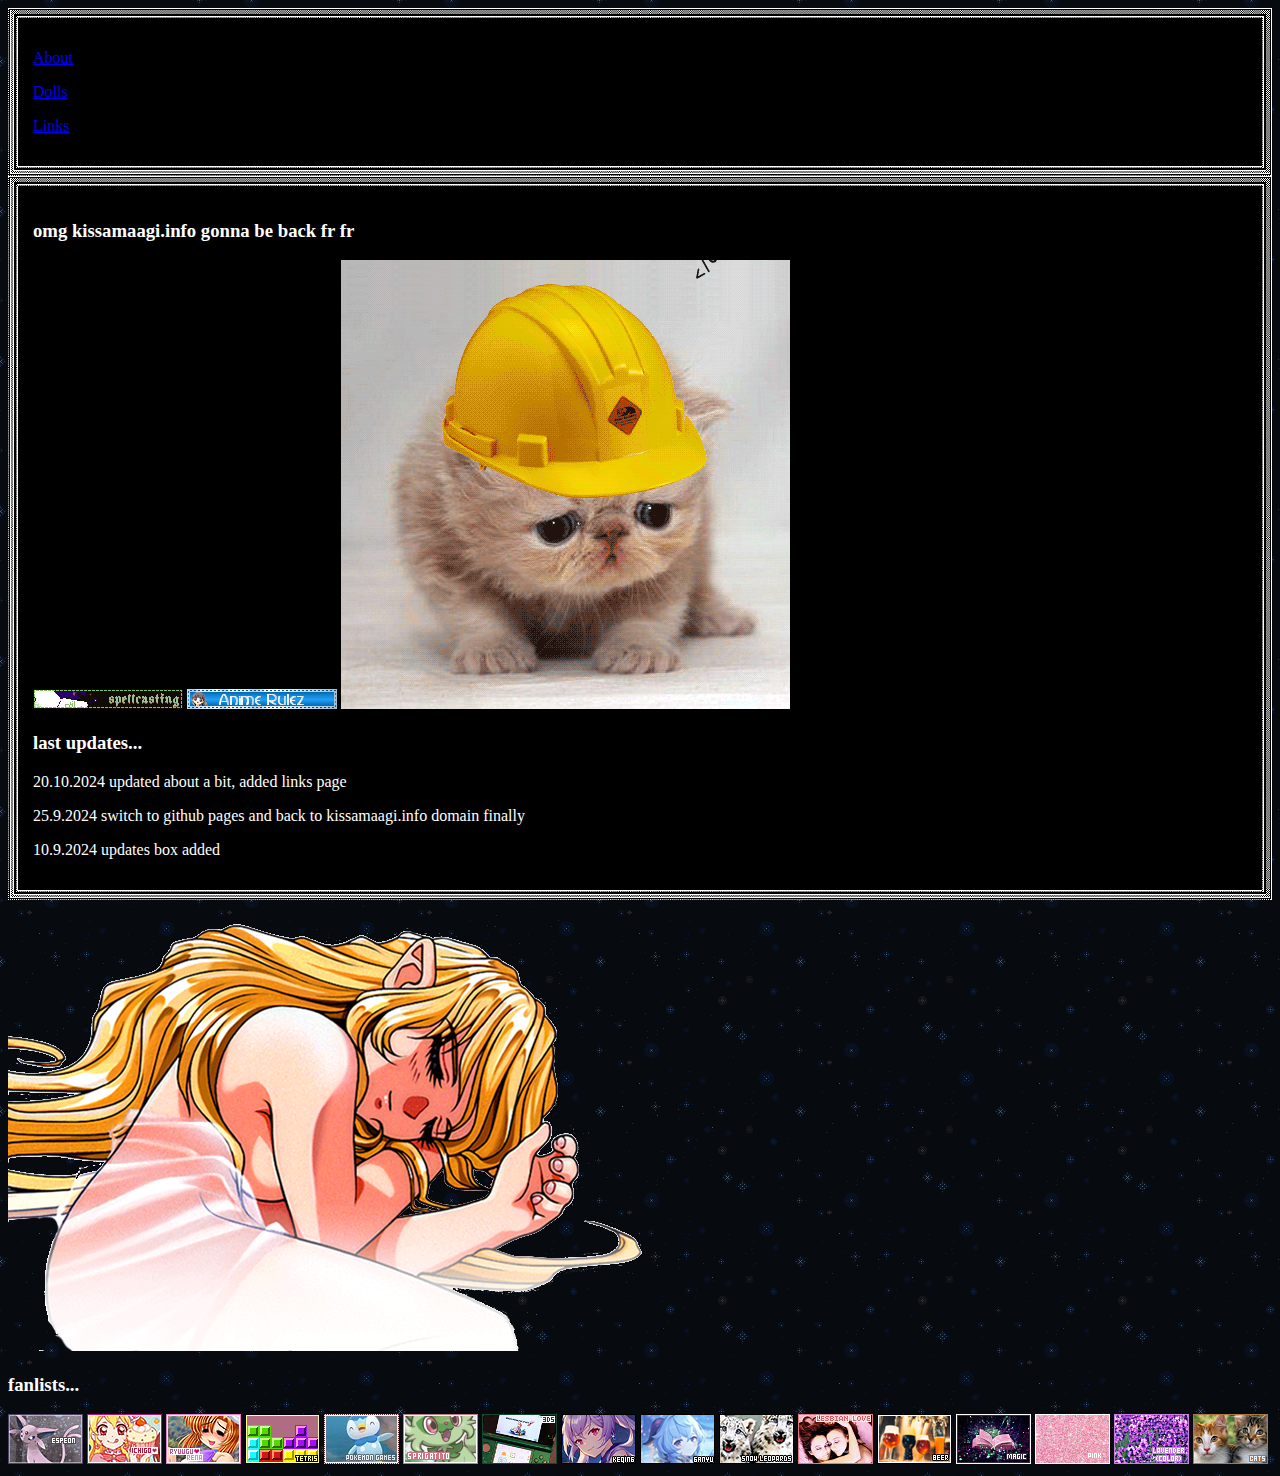
<file: index.html>
<!DOCTYPE html>
<html>
  <head>
    <meta charset="UTF-8">
    <meta name="viewport" content="width=device-width, initial-scale=1.0">
    <title>KI SSA MAA GI</title>
    <!-- The style.css file allows you to change the look of your web pages.
         If you include the next line in all your web pages, they will all share the same look.
         This makes it easier to make new pages for your site. -->
    <link href="style.css" rel="stylesheet" type="text/css" media="all">
  </head>
  <body>
    <div class="main" id="links">
      <p><a href="/about/index.html"> About </a></p>
      <p><a href="/dolls/index.html"> Dolls </a></p> 
      <p><a href="/links/index.html"> Links </a></p>
    </div> 
    <div class="main">
        <h3>omg kissamaagi.info gonna be back fr fr</h3>
        <img src="spellcasting.gif">
        <img src="anime.gif">
        <img src="/kisuli.gif">
        <h3>last updates...</h3>
        <p>20.10.2024 updated about a bit, added links page</p>
        <p>25.9.2024 switch to github pages and back to kissamaagi.info domain finally</p>
        <p>10.9.2024 updates box added</p>
    </div>

    <div class="background_img">
        <img src="yuno2.png">
    </div>
    
    <div class="fanlist">
      <h3>fanlists... </h3>
      <a href="http://pkmn.nevarra.org/196"><img src="espeon.png"></a>
      <a href="http://www.marheavenj.net/ichigo"><img src="ichigo.jpg"></a>
      <a href="http://www.marheavenj.net/rena"><img src="rena.jpg"></a>
      <a href="http://fan.greenhype.net/tetris/"><img src="tetris.gif"></a>
      <a href="https://amity.seaincense.com/"><img src="pokemon.png"></a>
      <a href="HTTPS://PKMN.KIRAI.ORG/0906/"><img src="sprigatito.png"></a>
      <a href="http://www.ladyrose.buruma.net/3ds"><img src="3ds.png"></a>
      <a href="https://genshin.sweetbrat.cc/keqing"><img src="keqing.png"></a>
      <a href="https://genshin.sweetbrat.cc/ganyu"><img src="ganyu.png"></a>
      <a href="https://love.cordy.nu/snowleopard/"><img src="snowleopard.jpg"></a>
      <a href="https://thefanlists.com/demora/femlove/"><img src="lesbian.png"></a>
      <a href="https://beer.fanfreak.net/"><img src="beer.png"></a>
      <a href="https://glitterskies.org/magic/"><img src="magic.png"></a>
      <a href="https://gryffindors.com/pink/"><img src="pink.png"></a>
      <a href="https://precious-memory.net/lavender/"><img src="lavender.gif"></a>
      <a href="https://theatregirl.net/cats/"><img src="cats.png"></a>
    </div>
  </body>
</html>
</file>
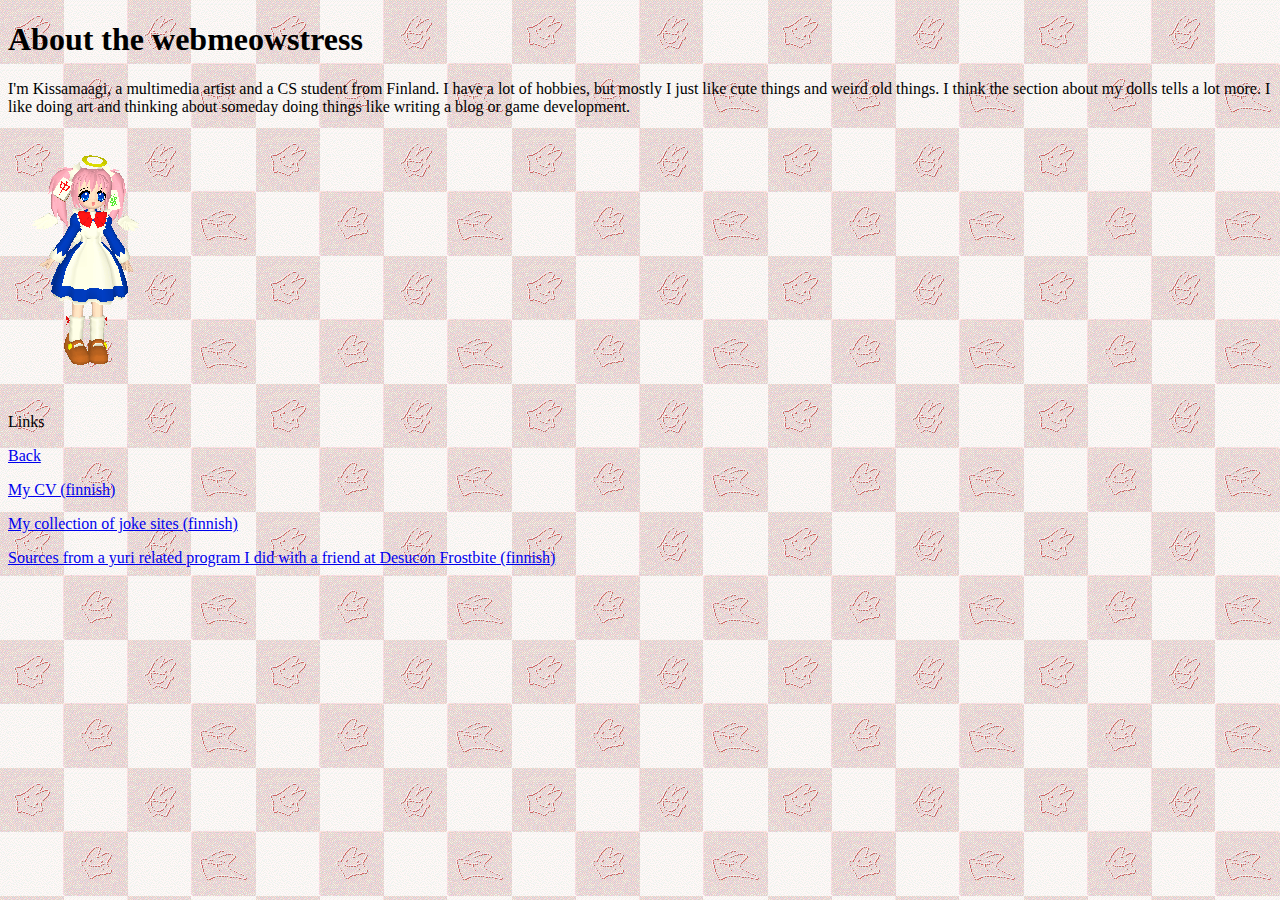
<file: about/index.html>
<!DOCTYPE html>
<html>
  <head>
    <meta charset="UTF-8">
    <meta name="viewport" content="width=device-width, initial-scale=1.0">
    <title>Turn to page 617 - Scientific Witchery</title>
    <link href="/about/style.css" rel="stylesheet" type="text/css" media="all">
  </head>
  <body>
  <div class="main bio">
    <h1>About the webmeowstress</h1>
    <p>
      I'm Kissamaagi, a multimedia artist and a CS student from Finland. I have a lot of hobbies, but mostly I just like cute
      things and weird old things. I think the section about my dolls tells a lot more.
      I like doing art and thinking about someday doing things like writing a blog or game development. 
    </p>
    <img src="image59.gif">
  </div>
    
    <p>Links</p>
    <p><a href="/index.html"> Back </a></p>
    <p><a href="/cv/index.html"> My CV (finnish) </a></p>
    <p><a href="/vitsit/index.html"> My collection of joke sites (finnish) </a></p>
    <p><a href="/tytottykkaa/index.html"> Sources from a yuri related program I did with a friend at Desucon Frostbite (finnish)</a></p>
  </body>
</html>
</file>
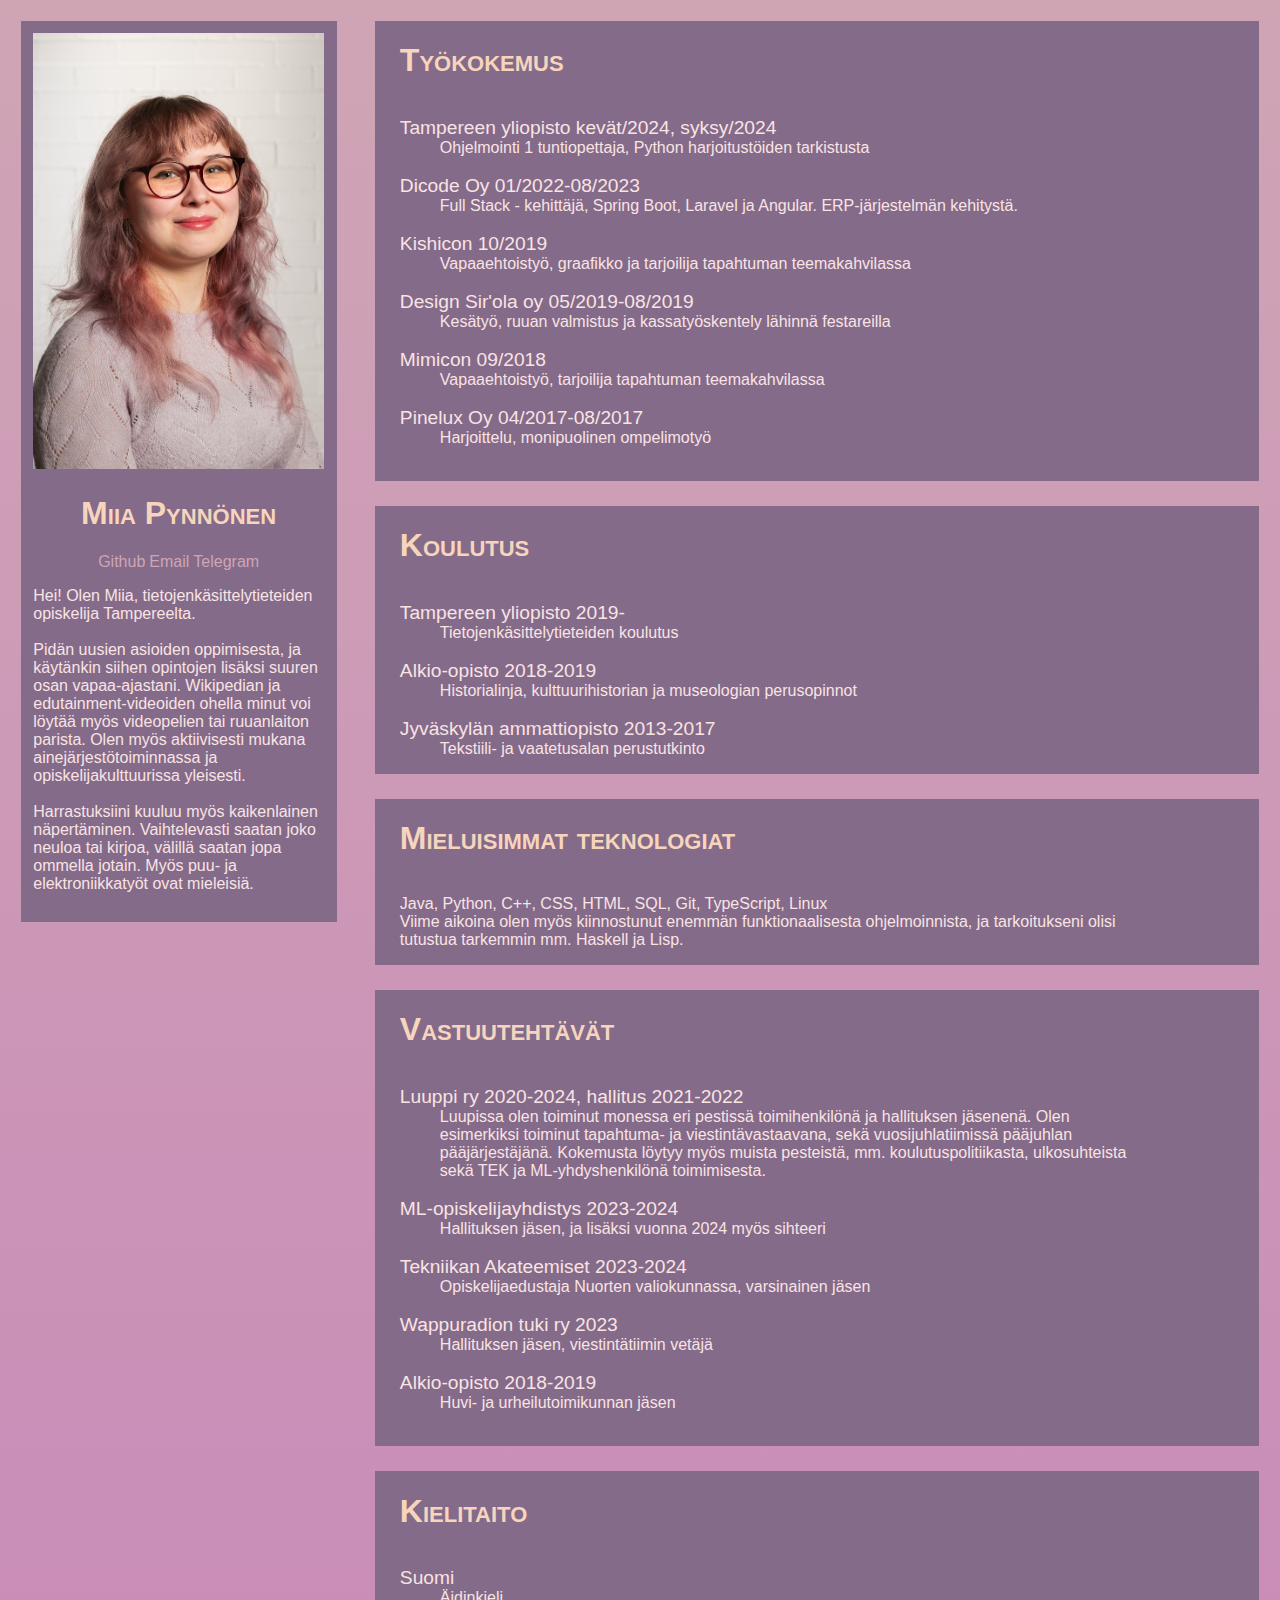
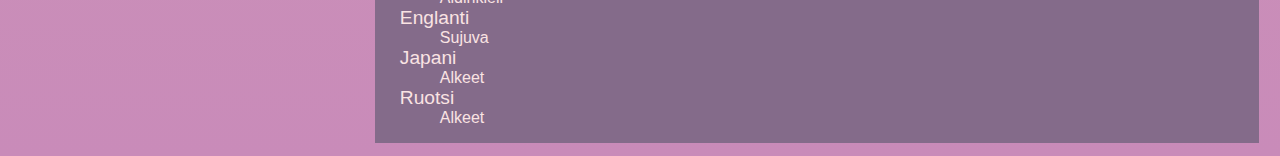
<file: cv/index.html>
<!DOCTYPE html>
<html lang="fi">
    <head>
        <title>Miia Pynnönen - Curriculum Vitae</title>
        <link rel="icon" type="image/x-icon" href="../favicon.ico">
        <link rel="stylesheet" href="style.css">

        <meta charset="UTF-8">
        <meta name="viewport" content="width=device-width, initial-scale=1.0">
    </head>

    <body>
        <div class="side">
            <img src="miiaP.PNG" alt="Miia Pynnönen">
            <h1 class="name">Miia Pynnönen</h1>
            <div class="links">
                <a id="text" href="https://github.com/Kissamaagi" target="_blank">Github</a>
                <a id="text" href="mailto:miuhki96@gmail.com">Email</a>
                <a id="text" href="https://t.me/kissamaagi" target="_blank">Telegram</a>
            </div>
            <p id="text">
                Hei! Olen Miia, tietojenkäsittelytieteiden opiskelija Tampereelta. 
                <br><br>
                Pidän uusien asioiden oppimisesta, ja käytänkin siihen opintojen lisäksi suuren osan vapaa-ajastani. 
                Wikipedian ja edutainment-videoiden ohella minut voi löytää myös videopelien tai ruuanlaiton parista. 
                Olen myös aktiivisesti mukana ainejärjestötoiminnassa ja opiskelijakulttuurissa yleisesti.
                <br><br>
                Harrastuksiini kuuluu myös kaikenlainen näpertäminen. Vaihtelevasti saatan joko neuloa tai kirjoa, välillä saatan jopa ommella jotain. 
                Myös puu- ja elektroniikkatyöt ovat mieleisiä.
            </p>
        </div>

        <div class="kokemus" id="content">
            <h1>Työkokemus</h1>
            <dl id="text">
                <dt>Tampereen yliopisto kevät/2024, syksy/2024</dt>
                <dd>Ohjelmointi 1 tuntiopettaja, Python harjoitustöiden tarkistusta</dd><br>
                <dt>Dicode Oy 01/2022-08/2023</dt>
                <dd>Full Stack - kehittäjä, Spring Boot, Laravel ja Angular. ERP-järjestelmän kehitystä.</dd><br>
                <dt>Kishicon 10/2019</dt>
                <dd>Vapaaehtoistyö, graafikko ja tarjoilija tapahtuman teemakahvilassa</dd><br>
                <dt>Design Sir'ola oy 05/2019-08/2019</dt>
                <dd>Kesätyö, ruuan valmistus ja kassatyöskentely lähinnä festareilla</dd><br>
                <dt>Mimicon 09/2018</dt>
                <dd>Vapaaehtoistyö, tarjoilija tapahtuman teemakahvilassa</dd><br>
                <dt>Pinelux Oy 04/2017-08/2017</dt>
                <dd>Harjoittelu, monipuolinen ompelimotyö</dd><br>
            </dl>
        </div>

        <div class="koulutus" id="content">
            <h1>Koulutus</h1>
            <dl id="text">
                <dt>Tampereen yliopisto 2019-</dt>
                <dd>Tietojenkäsittelytieteiden koulutus</dd><br>
                <dt>Alkio-opisto 2018-2019</dt>
                <dd>Historialinja, kulttuurihistorian ja museologian perusopinnot</dd><br>
                <dt>Jyväskylän ammattiopisto 2013-2017</dt>
                <dd>Tekstiili- ja vaatetusalan perustutkinto</dd>
            </dl>
        </div>

        <div class="teknologiat" id="content">
            <h1>Mieluisimmat teknologiat</h1>
            <p id="text">
                Java, Python, C++, CSS, HTML, SQL, Git, TypeScript, Linux <br>
                Viime aikoina olen myös kiinnostunut enemmän funktionaalisesta ohjelmoinnista, ja tarkoitukseni olisi tutustua tarkemmin mm. Haskell ja Lisp. 
            </p>
        </div>

        <div class="vastuu" id="content">
            <h1>Vastuutehtävät</h1>
            <dl id="text">
                <dt>Luuppi ry 2020-2024, hallitus 2021-2022</dt>
                <dd>Luupissa olen toiminut monessa eri pestissä toimihenkilönä ja hallituksen jäsenenä. 
                    Olen esimerkiksi toiminut tapahtuma- ja viestintävastaavana, sekä vuosijuhlatiimissä pääjuhlan pääjärjestäjänä. 
                    Kokemusta löytyy myös muista pesteistä, mm. koulutuspolitiikasta, ulkosuhteista sekä TEK ja ML-yhdyshenkilönä toimimisesta.</dd><br>
                <dt>ML-opiskelijayhdistys 2023-2024</dt>
                <dd>Hallituksen jäsen, ja lisäksi vuonna 2024 myös sihteeri</dd><br>
                <dt>Tekniikan Akateemiset 2023-2024</dt>
                <dd>Opiskelijaedustaja Nuorten valiokunnassa, varsinainen jäsen</dd><br>
                <dt>Wappuradion tuki ry 2023</dt>
                <dd>Hallituksen jäsen, viestintätiimin vetäjä</dd><br>
                <dt>Alkio-opisto 2018-2019</dt>
                <dd>Huvi- ja urheilutoimikunnan jäsen</dd><br>
            </dl>
        </div>

        <div class="kielitaito" id="content">
            <h1>Kielitaito</h1>
            <dl id="text">
                <dt>Suomi</dt>
                <dd>Äidinkieli</dd>
                <dt>Englanti</dt>
                <dd>Sujuva</dd>
                <dt>Japani</dt>
                <dd>Alkeet</dd>
                <dt>Ruotsi</dt>
                <dd>Alkeet</dd>
            </dl>
        </div>
    </body>
</html>
</file>
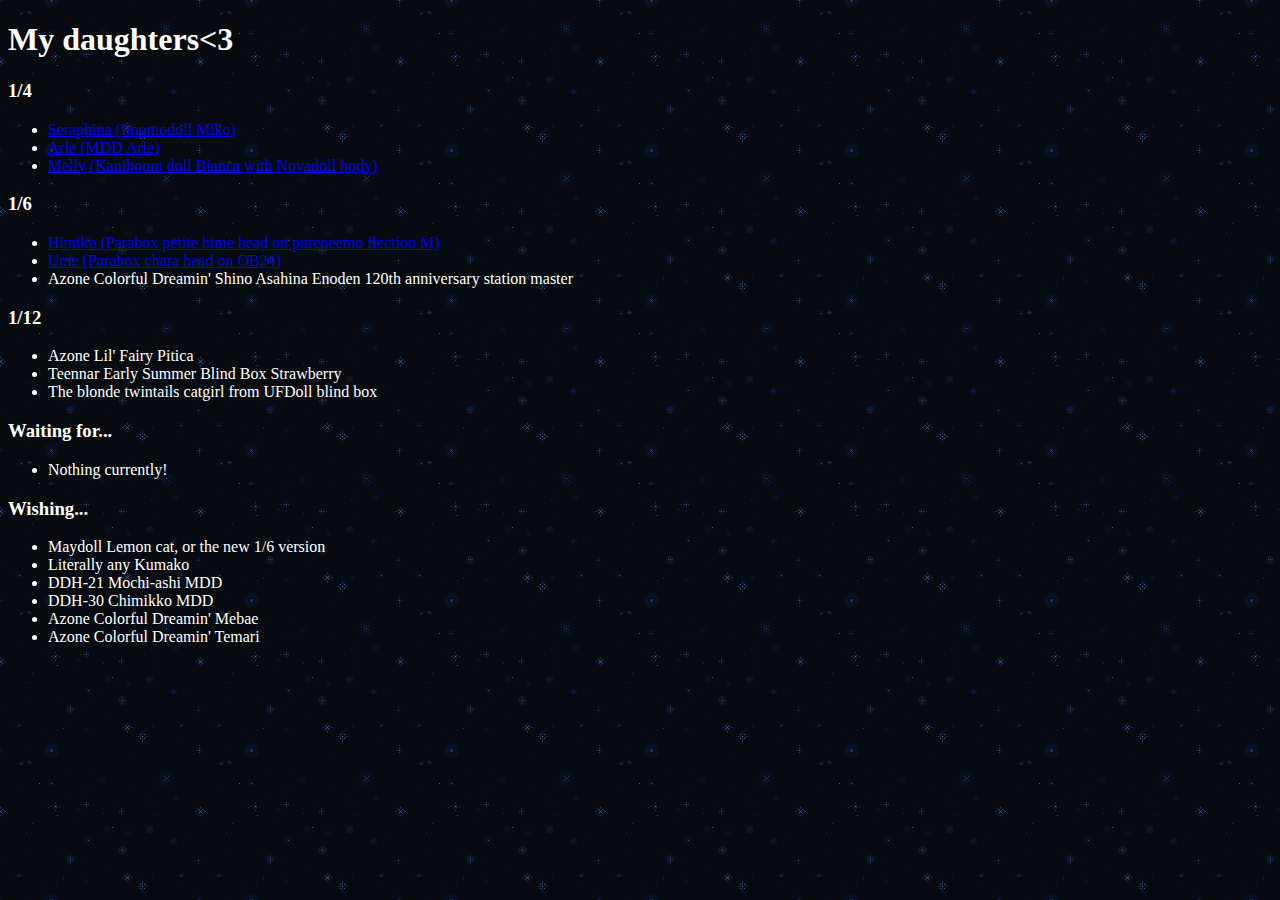
<file: dolls/index.html>
<!DOCTYPE html>
<html>
  <head>
    <meta charset="UTF-8">
    <meta name="viewport" content="width=device-width, initial-scale=1.0">
    <title>The web site of kissamaagi</title>
    <!-- The style.css file allows you to change the look of your web pages.
         If you include the next line in all your web pages, they will all share the same look.
         This makes it easier to make new pages for your site. -->
    <link href="/style.css" rel="stylesheet" type="text/css" media="all">
  </head>
  <body>
  <div>
    <h1>My daughters<3</h1>
    
    <h3>1/4</h3>
    <ul>
      <li><a href="/dolls/seraphina.html">Seraphina (Imomodoll Miko)</a></li>
      <li><a href="/dolls/arle.html">Arle (MDD Arle)</a></li>
      <li><a href="/dolls/melly.html">Melly (Kaniboom doll Blanca with Novadoll body)</a></li>
    </ul>
    
    <h3>1/6</h3>
    <ul>
      <li><a href="/dolls/himiko.html">Himiko (Parabox petite hime head on pureneemo flection M)</a></li>
      <li><a href="/dolls/ume.html">Ume (Parabox chara head on OB24)</a></li>
      <li>Azone Colorful Dreamin' Shino Asahina Enoden 120th anniversary station master</li>
    </ul>
    
    <h3>1/12</h3>
    <ul>
      <li>Azone Lil' Fairy Pitica</li>
      <li>Teennar Early Summer Blind Box Strawberry</li>
      <li>The blonde twintails catgirl from UFDoll blind box</li>
    </ul>
  </div>

  <div>
    <h3>Waiting for...</h3>
    <ul>
      <li>Nothing currently!</li>
    </ul>
    
    <h3>Wishing...</h3>
    <ul>
      <li>Maydoll Lemon cat, or the new 1/6 version</li>
      <li>Literally any Kumako</li>
      <li>DDH-21 Mochi-ashi MDD</li>
      <li>DDH-30 Chimikko MDD</li>
      <li>Azone Colorful Dreamin' Mebae</li>
      <li>Azone Colorful Dreamin' Temari</li>
    </ul>
  </div>
  </body>
</html>
</file>
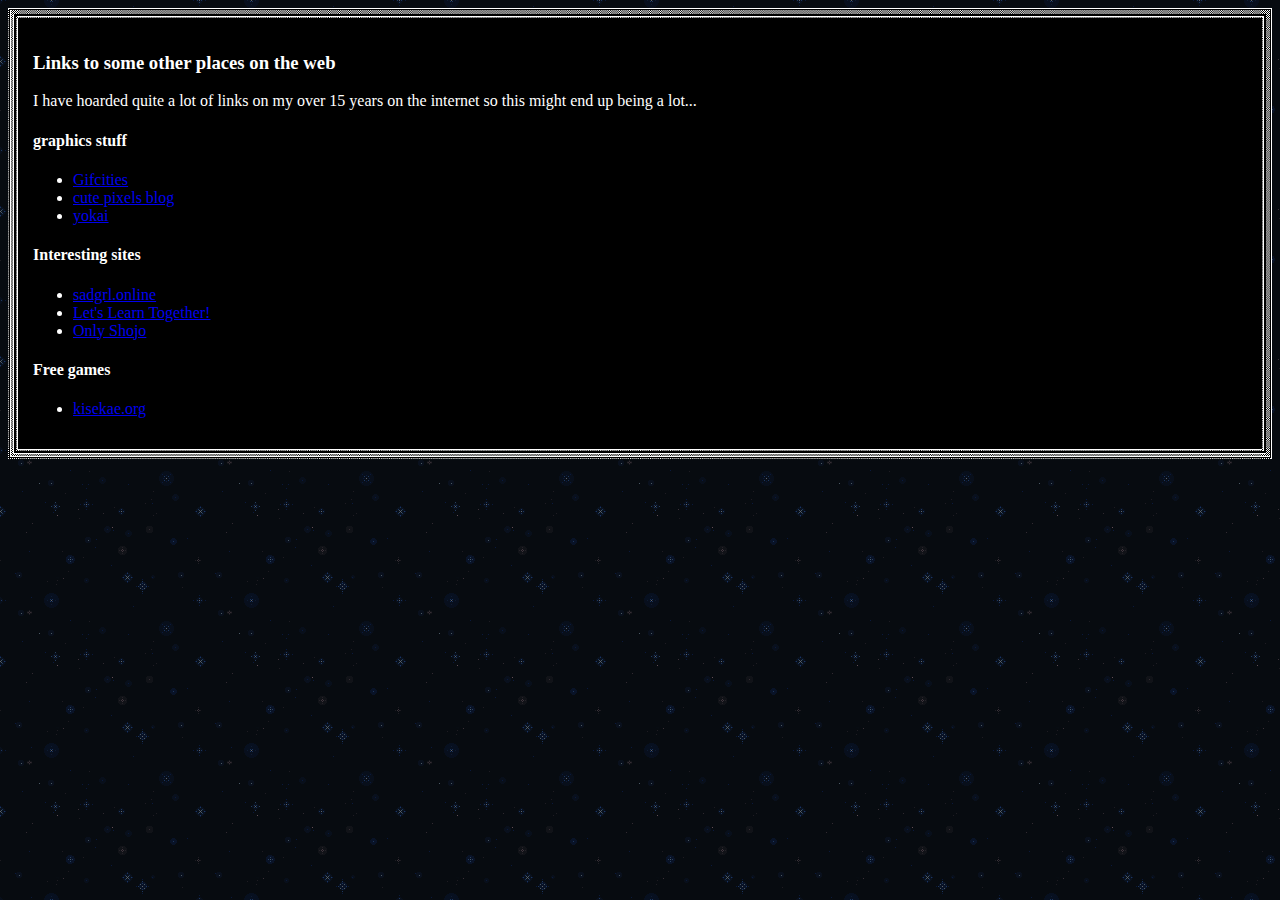
<file: links/index.html>
<!DOCTYPE html>
<html>
  <head>
    <meta charset="UTF-8">
    <meta name="viewport" content="width=device-width, initial-scale=1.0">
    <title>Touch grass</title>
    <link href="/style.css" rel="stylesheet" type="text/css" media="all">
  </head>
  <body>
  <div class="main">
    <h3>Links to some other places on the web</h3>
    <p>I have hoarded quite a lot of links on my over 15 years on the internet so this might end up being a lot...</p>
    <h4>graphics stuff</h4>
    <ul>
        <li><a href="https://gifcities.org/">Gifcities</a></li>
        <li><a href="https://cutepixels.tumblr.com/">cute pixels blog</a></li>
        <li><a href="https://yokai.crd.co/">yokai</a></li>
    </ul>
    <h4>Interesting sites</h4>
    <ul>
        <li><a href="https://goblin-heart.net/sadgrl/">sadgrl.online</a></li>
        <li><a href="https://letslearntogether.neocities.org/">Let's Learn Together!</a></li>
        <li><a href="https://www.onlyshojo.com/index.htm">Only Shojo</a></li>
    </ul>
    <h4>Free games</h4>
    <ul>
        <li><a href="https://www.kisekae.org/">kisekae.org</a></li>
    </ul>
  </div>
  </body>
</html>
</file>
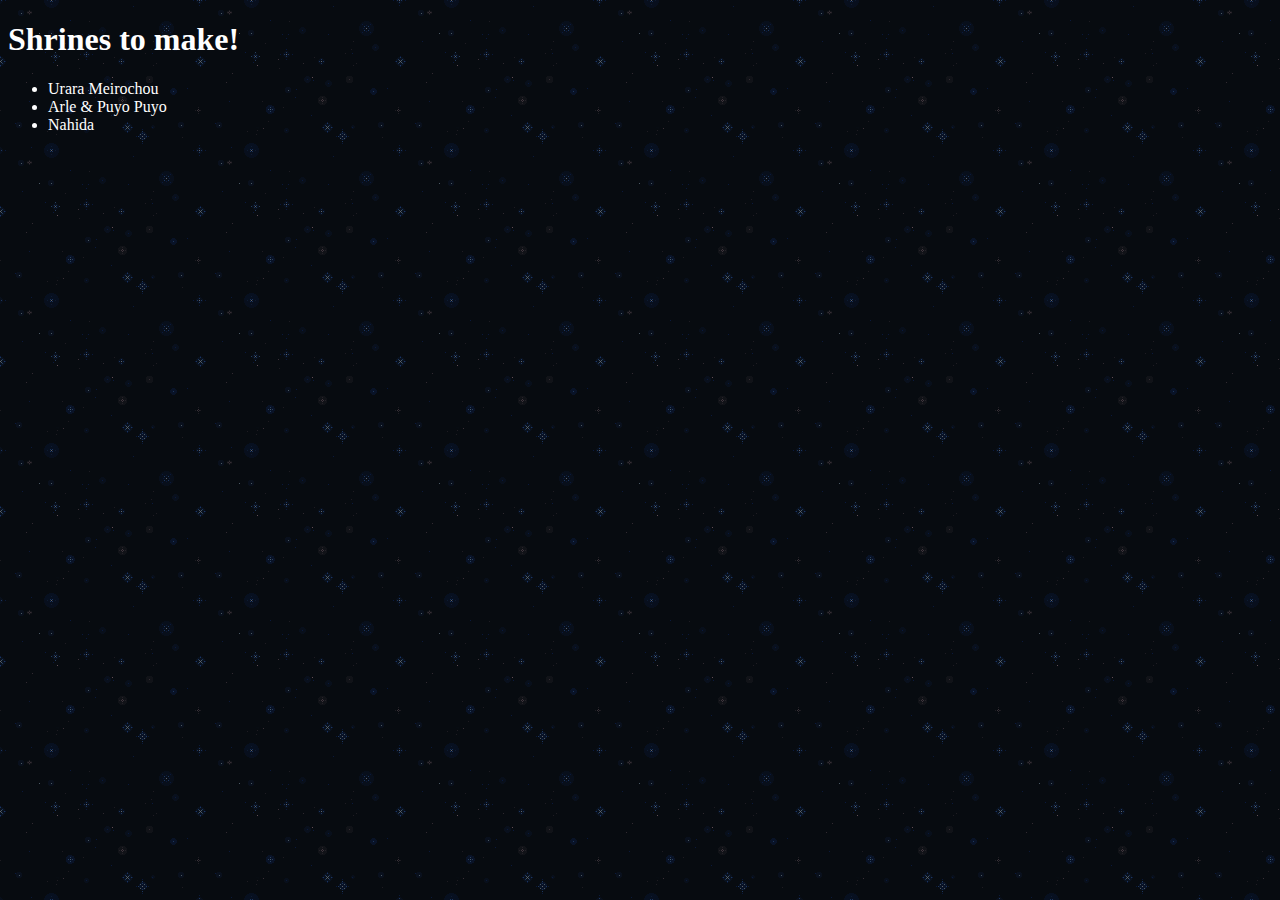
<file: shrines/index.html>
<!DOCTYPE html>
<html>
  <head>
    <meta charset="UTF-8">
    <meta name="viewport" content="width=device-width, initial-scale=1.0">
    <title>The web site of kissamaagi</title>
    <!-- The style.css file allows you to change the look of your web pages.
         If you include the next line in all your web pages, they will all share the same look.
         This makes it easier to make new pages for your site. -->
    <link href="/style.css" rel="stylesheet" type="text/css" media="all">
  </head>
  <body>
    <h1>Shrines to make!</h1>

    <ul>
      <li>Urara Meirochou</li>
      <li>Arle & Puyo Puyo</li>
      <li>Nahida</li>
    </ul>

  </body>
</html>
</file>
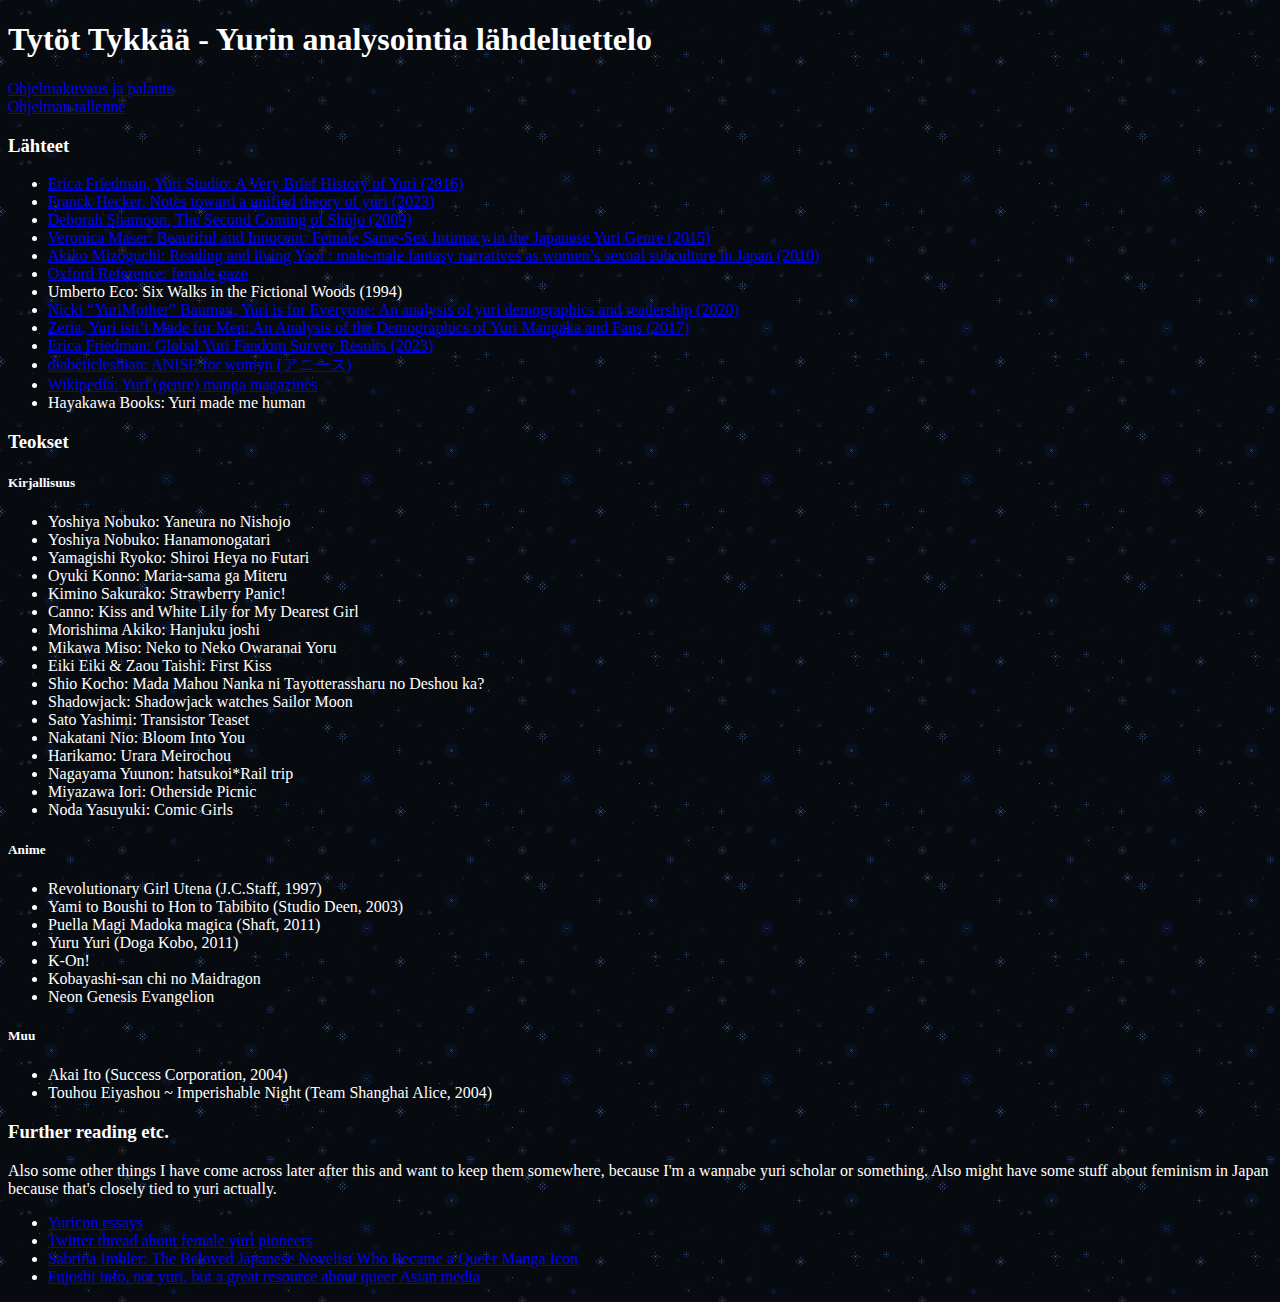
<file: tytottykkaa/index.html>
<!DOCTYPE html>
<html>
  <head>
    <meta charset="UTF-8">
    <meta name="viewport" content="width=device-width, initial-scale=1.0">
    <title>Tytöt Tykkää - Yurin analysointia lähteet</title>
    <link href="/style.css" rel="stylesheet" type="text/css" media="all">
  </head>
  <body>
  <div>
    <h1>Tytöt Tykkää - Yurin analysointia lähdeluettelo</h1>
    <a href="https://desucon.fi/frostbite2024/ohjelma/tytot-tykkaa-yurin-analysointia"/>Ohjelmakuvaus ja palaute</a><br>
    <a href="https://youtu.be/8CIbcvUjCn0?si=uk4T-s8W5yJ4Ex1n"/>Ohjelman tallenne</a>
  </div>

  <div>
    <h3>Lähteet</h3>
      <ul>
        <li><a href="https://www.youtube.com/watch?v=e8Te2epyC_4">Erica Friedman, Yuri Studio: A Very Brief History of Yuri (2016)</a></li>
        <li><a href="https://cohost.org/hecker/post/1905086-notes-toward-a-unifi">Franck Hecker, Notes toward a unified theory of yuri (2023)</a></li>
        <li><a href="https://web.archive.org/web/20140924062531/http://hesomagazine.com/2009/01/the-second-coming-of-shojo/"> Deborah Shamoon, The Second Coming of Shôjo (2009)</a></li>
        <li><a href="https://ubt.opus.hbz-nrw.de/frontdoor/index/index/docId/695">Veronica Maser: Beautiful and Innocent: Female Same-Sex Intimacy in the Japanese Yuri Genre (2015)</a></li>
        <li><a href="https://urresearch.rochester.edu/institutionalPublicationPublicView.action?institutionalItemVersionId=5822">Akiko Mizoguchi: Reading and living Yaoi : male-male fantasy narratives as women’s sexual subculture in Japan (2010)</a></li>
        <li><a href="https://www.oxfordreference.com/display/10.1093/oi/authority.20110803095814800">Oxford Reference: female gaze</a></li>
        <li>Umberto Eco: Six Walks in the Fictional Woods (1994)</li>
        <li><a href="https://www.animefeminist.com/yuri-is-for-everyone-an-analysis-of-yuri-demographics-and-readership/">Nicki “YuriMother” Bauman, Yuri is for Everyone: An analysis of yuri demographics and readership (2020)</a></li>
        <li><a href="https://floatingintobliss.wordpress.com/2017/10/14/report-on-the-yuri-fandom-demographic-survey/">Zeria, Yuri isn’t Made for Men: An Analysis of the Demographics of Yuri Mangaka and Fans (2017)</a></li>
        <li><a href="https://okazu.yuricon.com/2023/01/27/global-yuri-fandom-survey-results/">Erica Friedman: Global Yuri Fandom Survey Results (2023)</a></li>
        <li><a href="https://difeminawoc.tumblr.com/post/627808063041208321/diabeticlesbian-anise-for-womyn-%E3%82%A2%E3%83%8B%E3%83%BC%E3%82%B9-in">diabeticlesbian: ANISE for womyn (アニース)</a></li>
        <li><a href="https://en.wikipedia.org/wiki/Category:Yuri_(genre)_manga_magazines">Wikipedia: Yuri (genre) manga magazines </a></li>
        <li>Hayakawa Books: Yuri made me human</li>
      </ul>
    
    <h3>Teokset</h3>
    <h5>Kirjallisuus</h5>
      <ul>
        <li>Yoshiya Nobuko: Yaneura no Nishojo</li>
        <li>Yoshiya Nobuko: Hanamonogatari</li>
        <li>Yamagishi Ryoko: Shiroi Heya no Futari</li>
        <li>Oyuki Konno: Maria-sama ga Miteru</li>
        <li>Kimino Sakurako: Strawberry Panic!</li>
        <li>Canno: Kiss and White Lily for My Dearest Girl</li>
        <li>Morishima Akiko: Hanjuku joshi</li>
        <li>Mikawa Miso: Neko to Neko Owaranai Yoru</li>
        <li>Eiki Eiki & Zaou Taishi: First Kiss</li>
        <li>Shio Kocho: Mada Mahou Nanka ni Tayotterassharu no Deshou ka?</li>
        <li>Shadowjack: Shadowjack watches Sailor Moon</li>
        <li>Sato Yashimi: Transistor Teaset</li>
        <li>Nakatani Nio: Bloom Into You</li>
        <li>Harikamo: Urara Meirochou</li>
        <li>Nagayama Yuunon: hatsukoi*Rail trip</li>
        <li>Miyazawa Iori: Otherside Picnic</li>
        <li>Noda Yasuyuki: Comic Girls</li> 
      </ul>
  
    <h5>Anime</h5>
      <ul>
        <li>Revolutionary Girl Utena (J.C.Staff, 1997)</li>
        <li>Yami to Boushi to Hon to Tabibito (Studio Deen, 2003)</li>
        <li>Puella Magi Madoka magica (Shaft, 2011)</li>
        <li>Yuru Yuri (Doga Kobo, 2011)</li>
        <li>K-On!</li>
        <li>Kobayashi-san chi no Maidragon</li>
        <li>Neon Genesis Evangelion</li>
      </ul>
  
    <h5>Muu</h5>
    <ul>
      <li>Akai Ito (Success Corporation, 2004)</li>
      <li>Touhou Eiyashou ~ Imperishable Night (Team Shanghai Alice, 2004)</li>
    </ul>
  </div>
    
  <div>
    <h3>Further reading etc.</h3>
    <p>Also some other things I have come across later after this and want to keep them somewhere, because I'm a wannabe yuri scholar or something. Also might have some stuff about feminism in Japan because that's closely tied to yuri actually.</p>
      <ul>
        <li><a href="https://www.yuricon.com/essays/">Yuricon essays</a></li>
        <li><a href="https://twitter.com/femme_seme/status/1747732559533158449">Twitter thread about female yuri pioneers</a></li>
        <li><a href="https://www.atlasobscura.com/articles/yoshiya-nobuko-queer-manga">Sabrina Imbler: The Beloved Japanese Novelist Who Became a Queer Manga Icon</a></li>
        <li><a href="https://www.fujoshi.info/">Fujoshi info, not yuri, but a great resource about queer Asian media</a></li>
      </ul>
  </div>
  </body>
</html>
</file>
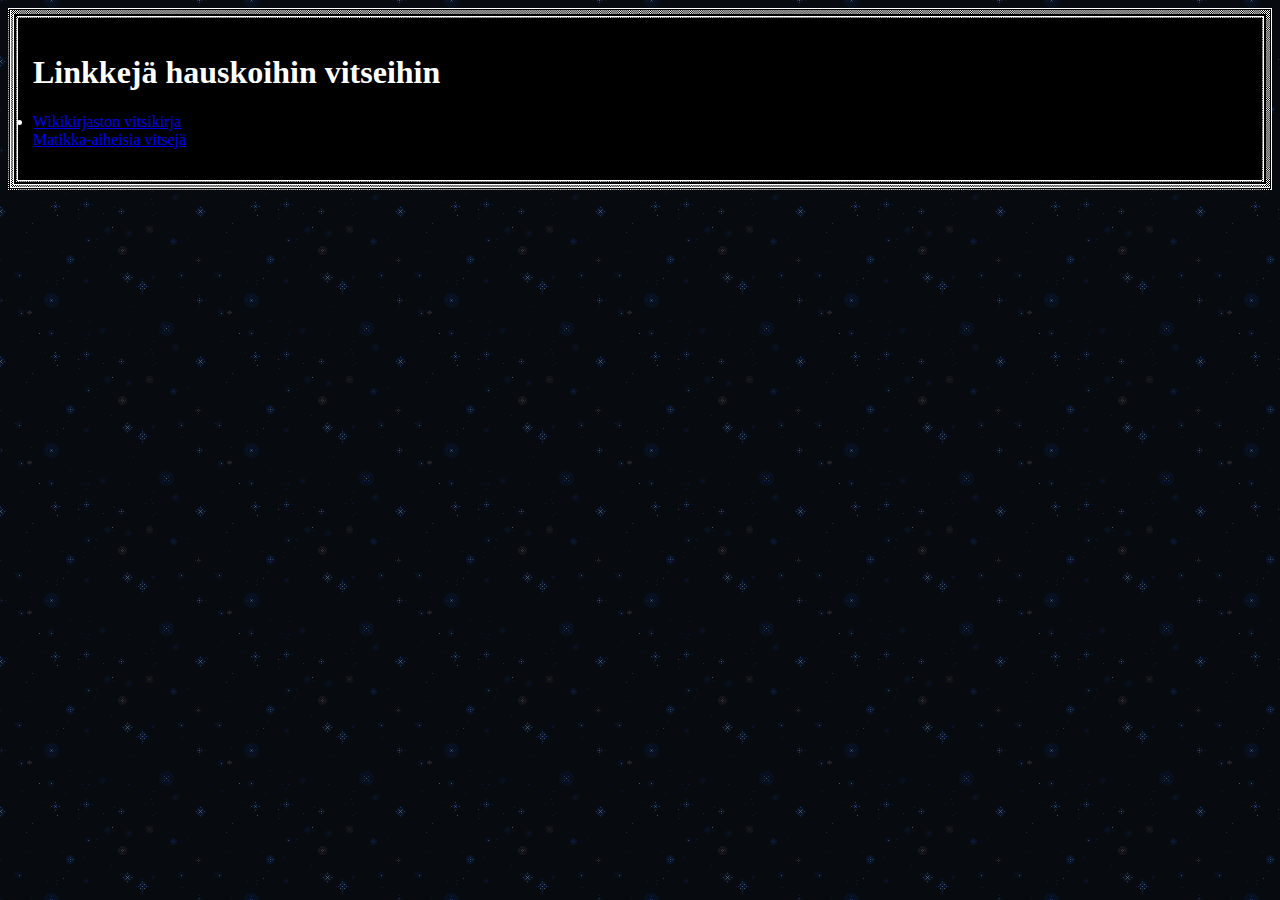
<file: vitsit/index.html>
<!DOCTYPE html>
<html>
  <head>
    <meta charset="UTF-8">
    <meta name="viewport" content="width=device-width, initial-scale=1.0">
    <title>hehe</title>
    <!-- The style.css file allows you to change the look of your web pages.
         If you include the next line in all your web pages, they will all share the same look.
         This makes it easier to make new pages for your site. -->
    <link href="/style.css" rel="stylesheet" type="text/css" media="all">
  </head>
  <body>
    <div class="main">
      <h1>Linkkejä hauskoihin vitseihin</h1>
      <p>
      <li>
      <a href="https://fi.wikibooks.org/wiki/Vitsikirja">Wikikirjaston vitsikirja</a><br>
      <a href="http://matikkatarinat.fi/tarinat/vitseja-jokes/">Matikka-aiheisia vitsejä</a>
      </p>
    </div>
  </body>
</html>
</file>
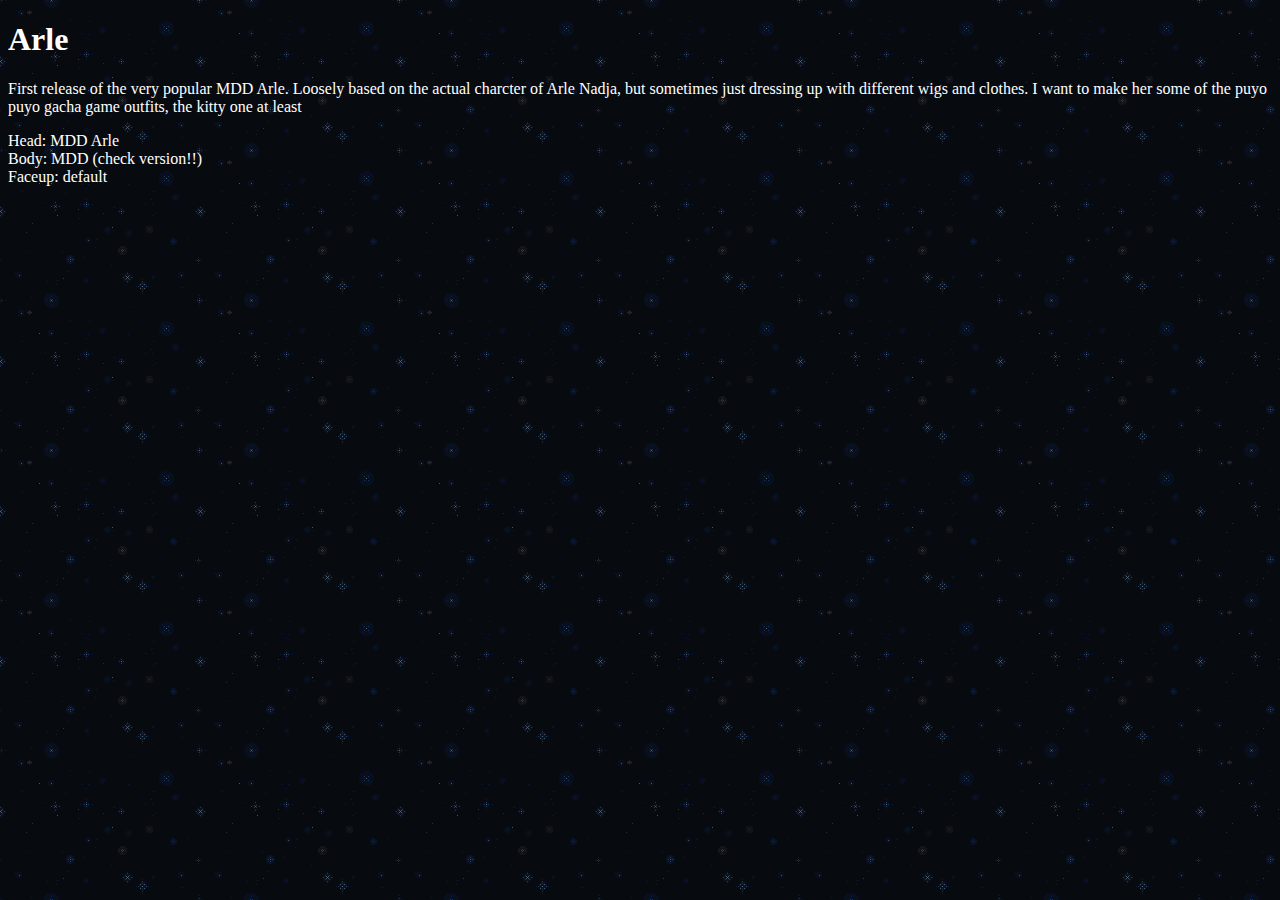
<file: dolls/arle.html>
<!DOCTYPE html>
<html>
  <head>
    <meta charset="UTF-8">
    <meta name="viewport" content="width=device-width, initial-scale=1.0">
    <title>The web site of kissamaagi</title>
    <!-- The style.css file allows you to change the look of your web pages.
         If you include the next line in all your web pages, they will all share the same look.
         This makes it easier to make new pages for your site. -->
    <link href="/style.css" rel="stylesheet" type="text/css" media="all">
  </head>
  <body>
  <div>
    <h1>Arle</h1>

    <p>
    First release of the very popular MDD Arle. Loosely based on the actual charcter of Arle Nadja, but sometimes just dressing
    up with different wigs and clothes. I want to make her some of the puyo puyo gacha game outfits, the kitty one at least
    </p>
    
    <p>
    Head: MDD Arle</br>
    Body: MDD (check version!!) </br>
    Faceup: default
    </p>
    
  </div>
  </body>
</html>
</file>
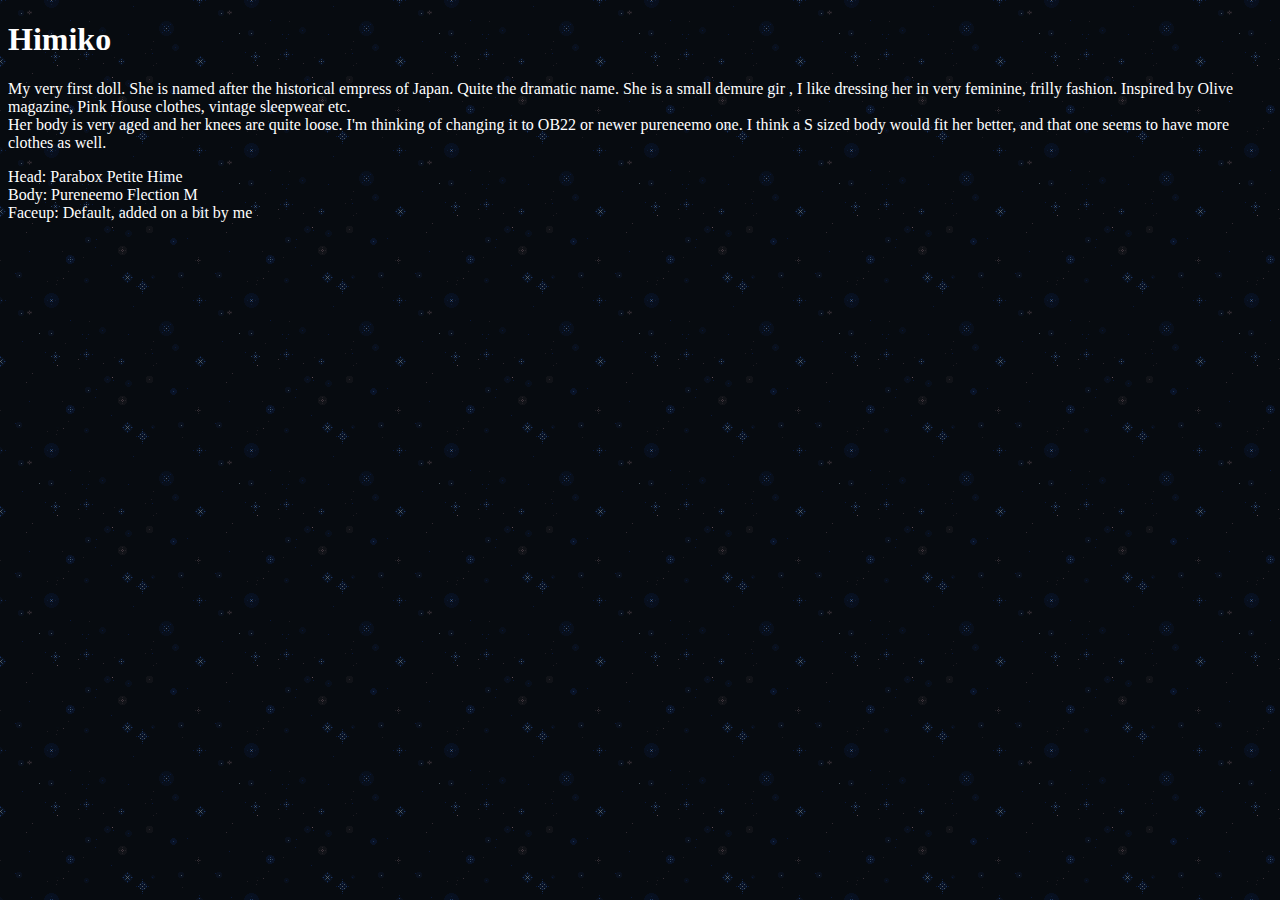
<file: dolls/himiko.html>
<!DOCTYPE html>
<html>
  <head>
    <meta charset="UTF-8">
    <meta name="viewport" content="width=device-width, initial-scale=1.0">
    <title>The web site of kissamaagi</title>
    <!-- The style.css file allows you to change the look of your web pages.
         If you include the next line in all your web pages, they will all share the same look.
         This makes it easier to make new pages for your site. -->
    <link href="/style.css" rel="stylesheet" type="text/css" media="all">
  </head>
  <body>
    <h1>Himiko</h1>

    <p>
      My very first doll. She is named after the historical empress of Japan. Quite the dramatic name. She is a small demure gir
      , I like dressing her in very feminine, frilly fashion. Inspired by Olive magazine, Pink House clothes, vintage sleepwear
      etc.</br>
      Her body is very aged and her knees are quite loose. I'm thinking of changing it to OB22 or newer pureneemo one. I think a S sized body would fit her better, and that one seems to have more clothes as well.
    </p>
    
    <p>
    Head: Parabox Petite Hime </br>
    Body: Pureneemo Flection M </br>
    Faceup: Default, added on a bit by me
    </p>

  </body>
</html>
</file>
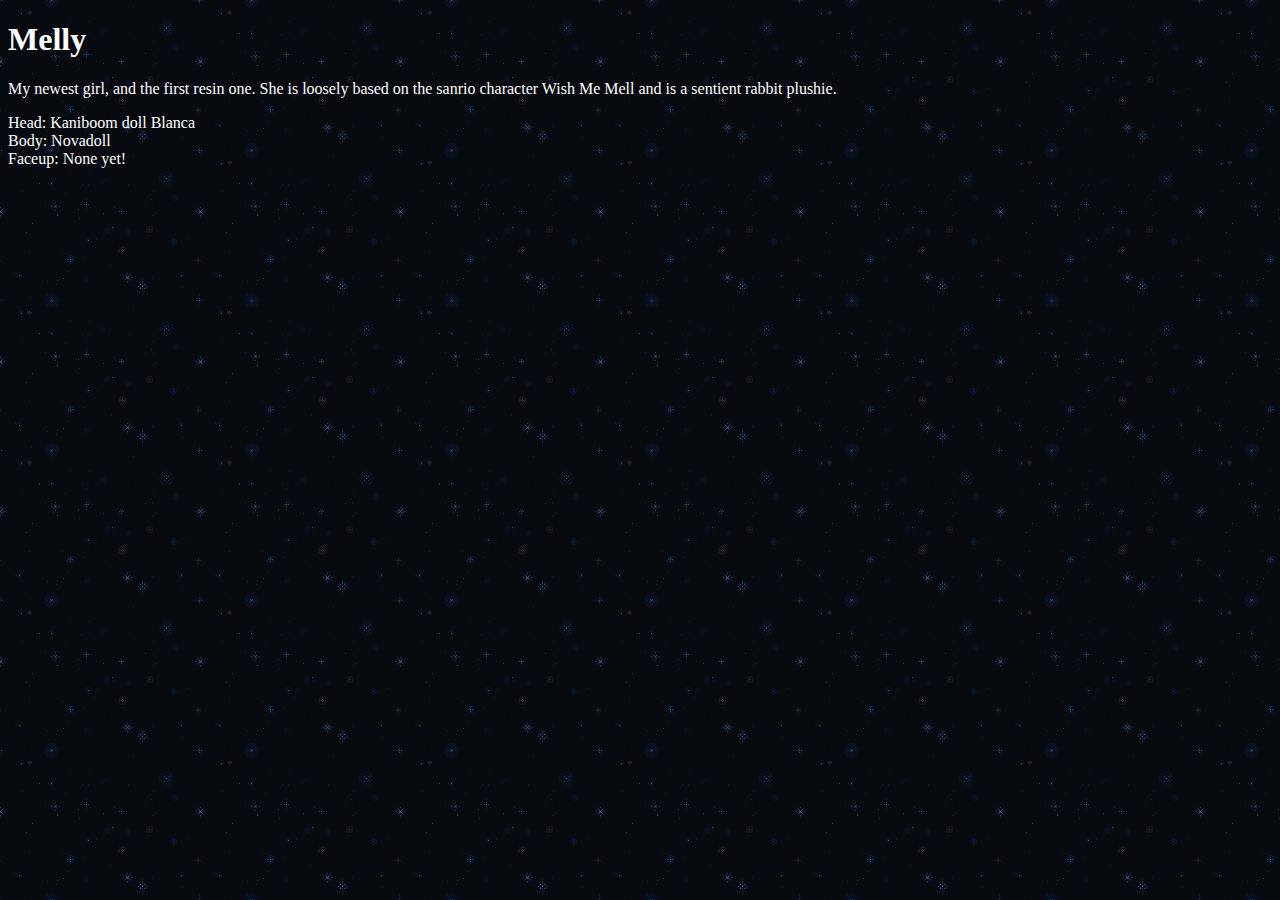
<file: dolls/melly.html>
<!DOCTYPE html>
<html>
  <head>
    <meta charset="UTF-8">
    <meta name="viewport" content="width=device-width, initial-scale=1.0">
    <title>The web site of kissamaagi</title>
    <!-- The style.css file allows you to change the look of your web pages.
         If you include the next line in all your web pages, they will all share the same look.
         This makes it easier to make new pages for your site. -->
    <link href="/style.css" rel="stylesheet" type="text/css" media="all">
  </head>
  <body>
  <div>
    <h1>Melly</h1>
    <p>My newest girl, and the first resin one. She is loosely based on the sanrio character Wish Me Mell and is a sentient rabbit plushie.</p>
    <p>Head: Kaniboom doll Blanca </br>
      Body: Novadoll </br>
      Faceup: None yet!</p>
  </div>
  </body>
</html>
</file>
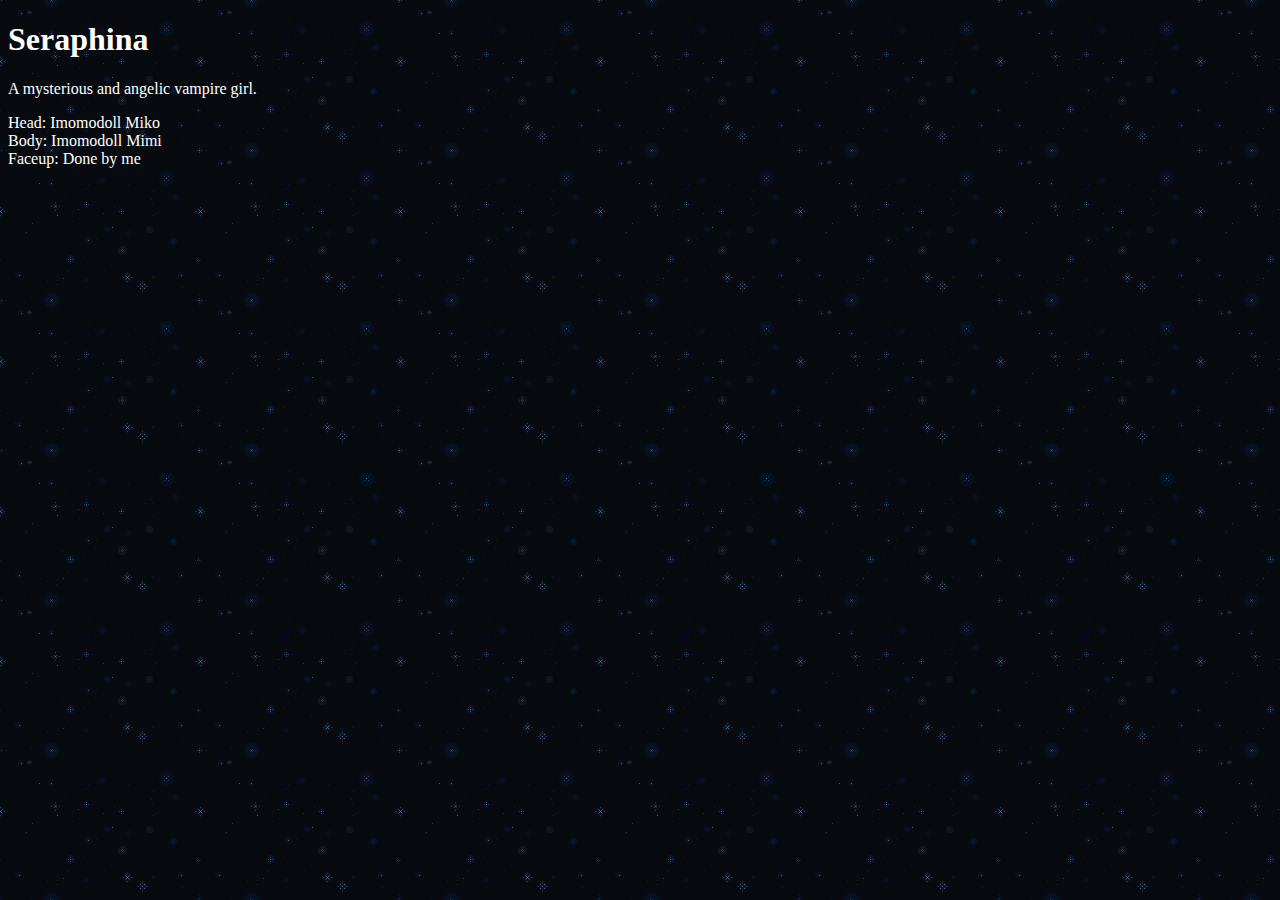
<file: dolls/seraphina.html>
<!DOCTYPE html>
<html>
  <head>
    <meta charset="UTF-8">
    <meta name="viewport" content="width=device-width, initial-scale=1.0">
    <title>The web site of kissamaagi</title>
    <!-- The style.css file allows you to change the look of your web pages.
         If you include the next line in all your web pages, they will all share the same look.
         This makes it easier to make new pages for your site. -->
    <link href="/style.css" rel="stylesheet" type="text/css" media="all">
  </head>
  <body>
  <div>
    <h1>Seraphina</h1>

    <p>A mysterious and angelic vampire girl.</p>
    <p>Head: Imomodoll Miko </br>
        Body: Imomodoll Mimi </br>
        Faceup: Done by me </p>
  </div>
  </body>
</html>
</file>
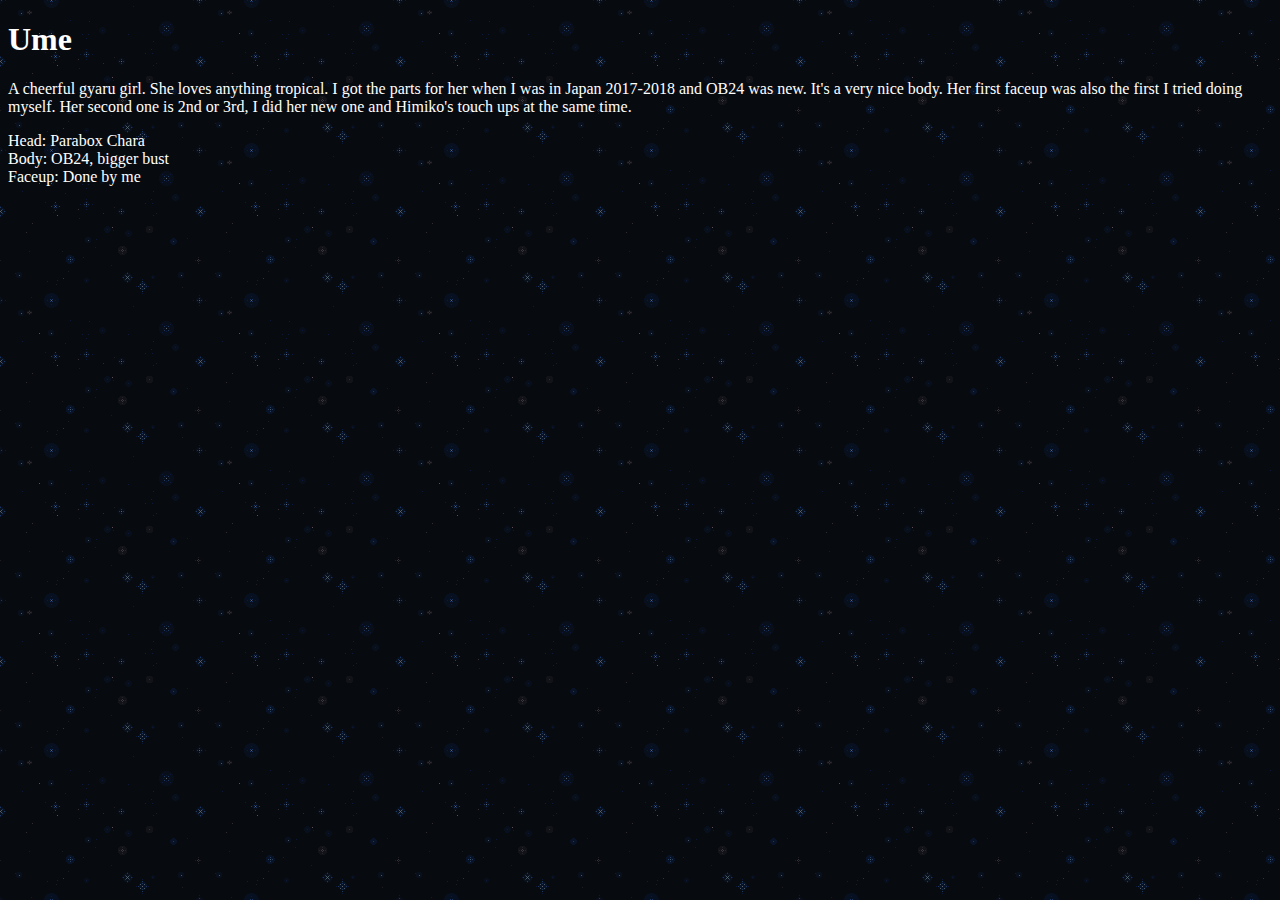
<file: dolls/ume.html>
<!DOCTYPE html>
<html>
  <head>
    <meta charset="UTF-8">
    <meta name="viewport" content="width=device-width, initial-scale=1.0">
    <title>The web site of kissamaagi</title>
    <!-- The style.css file allows you to change the look of your web pages.
         If you include the next line in all your web pages, they will all share the same look.
         This makes it easier to make new pages for your site. -->
    <link href="/style.css" rel="stylesheet" type="text/css" media="all">
  </head>
  <body>
    <h1>Ume</h1>

    <p>
      A cheerful gyaru girl. She loves anything tropical. I got the parts for her when I was in Japan 2017-2018 and OB24 was new. It's a very nice body. Her first faceup was also the first I tried doing myself. Her second one is 2nd or 3rd, I did her new one and Himiko's touch ups at the same time. 
    </p>

    <p>
    Head: Parabox Chara </br>
    Body: OB24, bigger bust </br>
    Faceup: Done by me
    </p>

  </body>
</html>
</file>
<file: style.css>
body {
    background-image: url(stars.gif);
    color: white;
    display: block;
}

.main {
    border: 10px solid transparent;
    padding: 15px;
    border-image: url(border.png) 10 round;
    background-color: black;
    
}
</file>
<file: about/style.css>
body {
    background-image: url(carbunclebackground.gif);
}

#bio {
    display: flex;
    justify-content: flex-start;
}
</file>
<file: cv/style.css>
:root {
    --misty_rose: #FAE3E3;
    --unbleached_silk: #F7D4BC;
    --pink_lavender: #CFA5B4;
    --middle_purple: #C98BB9;
    --chinese_violet: #846B8A;
}

* {
    box-sizing: border-box;
  }

@media only screen and (max-width: 768px) {
    div.side, div#content {
        width: 100%;
        float: left;
    }
    img {
        width: 50%;
        display: block;
        margin-left: auto;
        margin-right: auto;
    }
}

body {
    background-image: linear-gradient(#CFA5B4, #C98BB9);
}

div {
    background-color: var(--chinese_violet);
}

.side {
    width: 25%;
    float: left;
    margin: 1%;
    padding: 1%;
    
}

h1.name {
    text-align: center;
}

#content {

    width: 70%;
    float: right;
    padding-left: 2%;
    padding-right: 10%;
    margin: 1%;
}

p#text, dl#text {
    color: var(--misty_rose);
    font-family: Helvetica, sans-serif;
    text-decoration: none;
    display: inline-block;
}

.links {
    text-align: center;
}

a#text {
    color: var(--pink_lavender);
    font-family: Helvetica, sans-serif;
    text-decoration: none;
    display: inline-block;
}

a#text:hover, a#text:active {
    color: var(--unbleached_silk);
    font-family: Helvetica, sans-serif;
    text-decoration: none;
}

dt, #esittely {
    font-size: larger;
    color: var(--misty_rose);
    font-family: Helvetica, sans-serif;
}
dd {
    font-size: medium;
}

h1 {
    color: var(--unbleached_silk);
    font-family: Helvetica;
        font-variant:small-caps;
}

img {
    max-width: 100%;
    height: auto;
}
</file>
